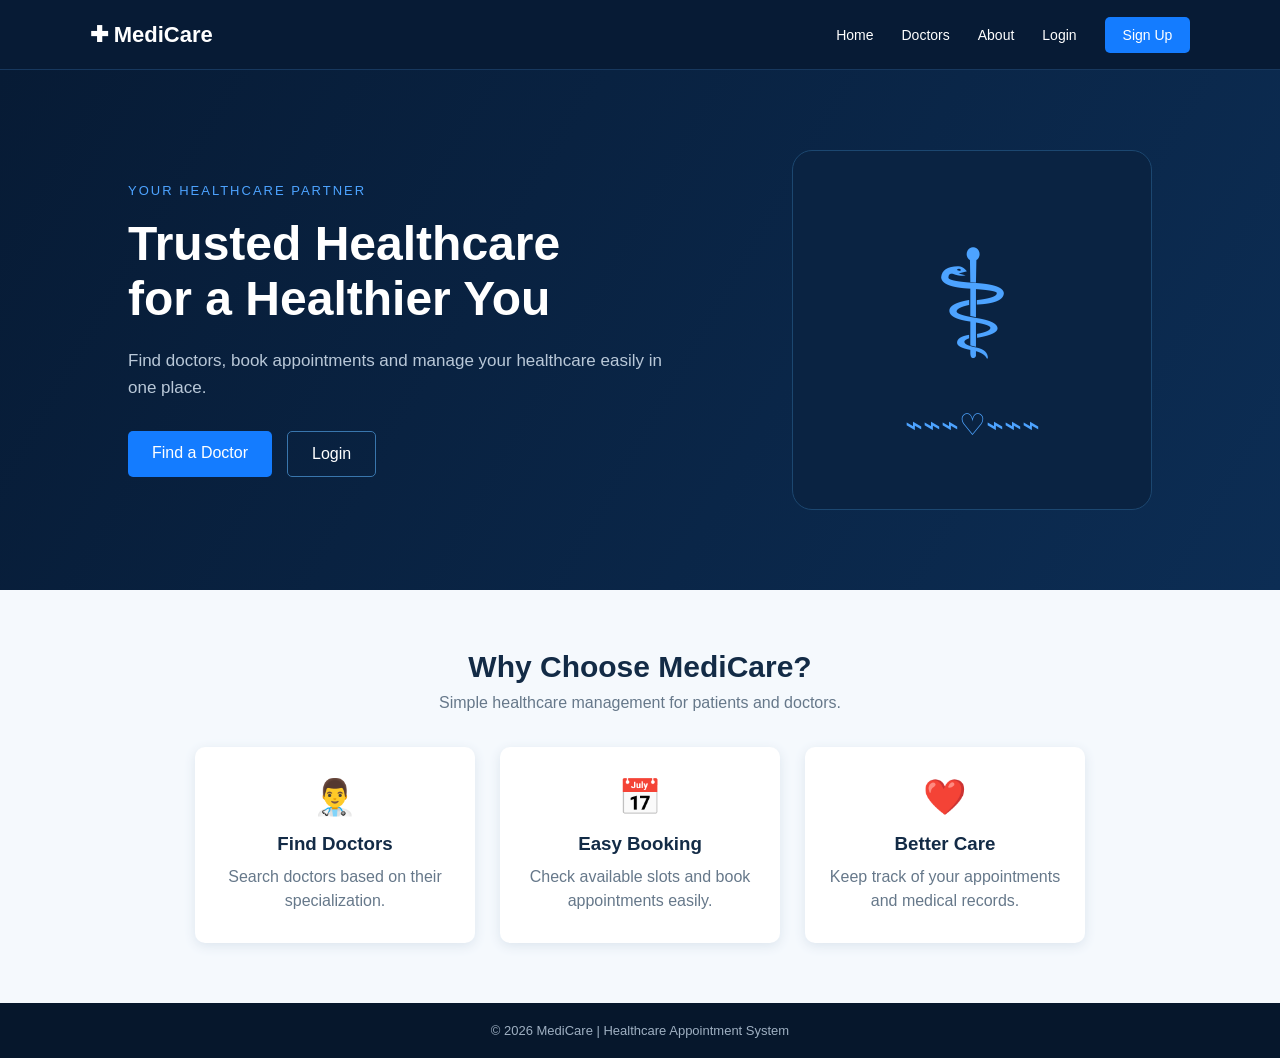
<file: index.html>
<!DOCTYPE html>
<html lang="en">
<head>
    <meta charset="UTF-8">
    <meta name="viewport" content="width=device-width, initial-scale=1.0">
    <title>MediCare - Healthcare Appointment System</title>
    <link rel="stylesheet" href="style/style.css">
</head>
<body>

<header>
    <div class="logo">✚ MediCare</div>
    <nav>
        <a href="index.html">Home</a>
        <a href="appointment.html">Doctors</a>
        <a href="#">About</a>
        <a href="login.html">Login</a>
        <a href="signup.html" class="nav-btn">Sign Up</a>
    </nav>
</header>

<section class="hero">
    <div class="hero-text">
        <p class="small-title">YOUR HEALTHCARE PARTNER</p>
        <h1>Trusted Healthcare<br>for a Healthier You</h1>
        <p class="description">Find doctors, book appointments and manage your healthcare easily in one place.</p>

        <div class="buttons">
            <a href="appointment.html" class="btn">Find a Doctor</a>
            <a href="login.html" class="btn second-btn">Login</a>
        </div>
    </div>

    <div class="hero-image">
        <div class="doctor-icon">⚕</div>
        <div class="heartbeat">⌁⌁⌁♡⌁⌁⌁</div>
    </div>
</section>

<section class="services">
    <h2>Why Choose MediCare?</h2>
    <p class="section-text">Simple healthcare management for patients and doctors.</p>

    <div class="service-boxes">
        <div class="service-card">
            <div class="icon">👨‍⚕️</div>
            <h3>Find Doctors</h3>
            <p>Search doctors based on their specialization.</p>
        </div>

        <div class="service-card">
            <div class="icon">📅</div>
            <h3>Easy Booking</h3>
            <p>Check available slots and book appointments easily.</p>
        </div>

        <div class="service-card">
            <div class="icon">❤️</div>
            <h3>Better Care</h3>
            <p>Keep track of your appointments and medical records.</p>
        </div>
    </div>
</section>

<footer>
    <p>© 2026 MediCare | Healthcare Appointment System</p>
</footer>

</body>
</html>
</file>
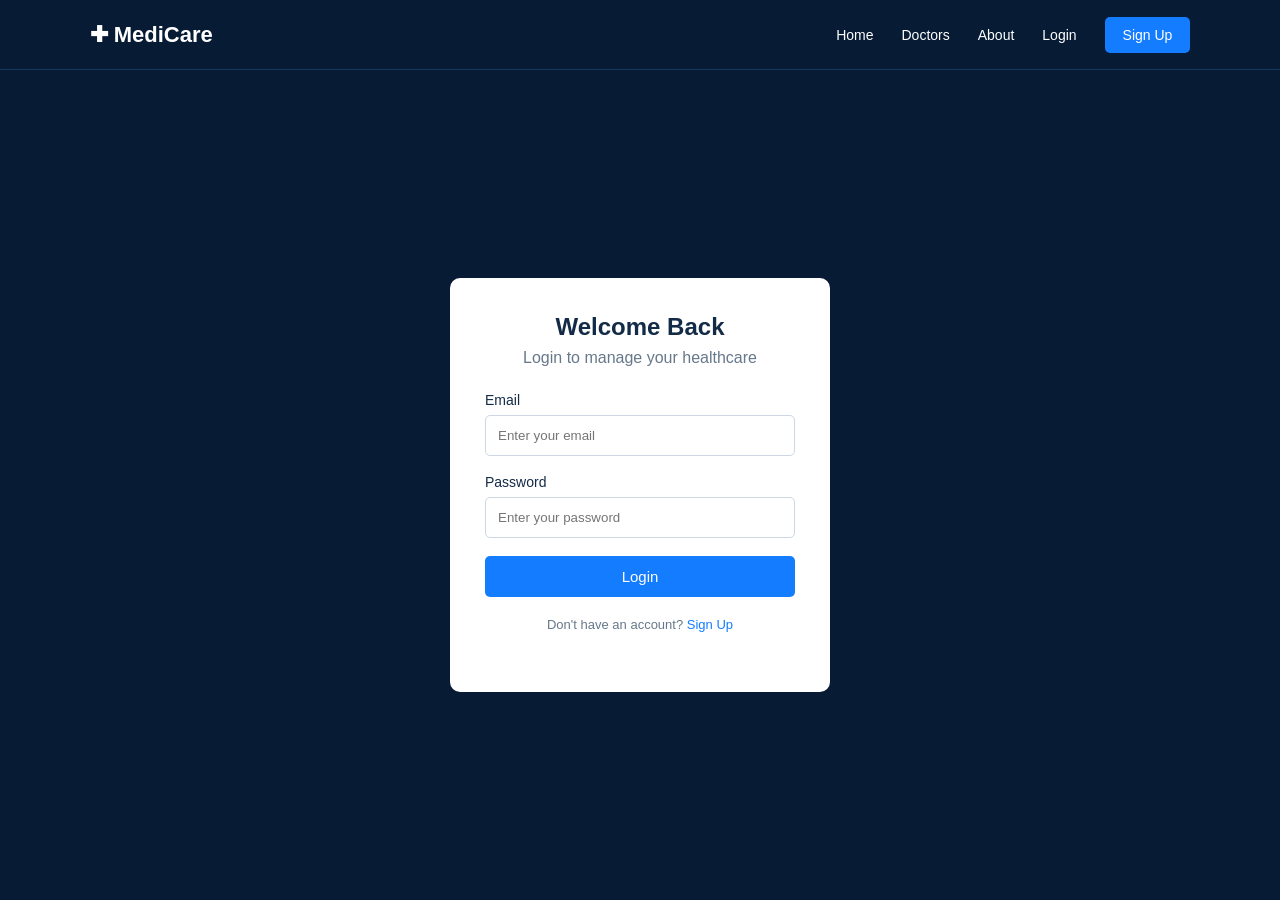
<file: admin.html>
<!DOCTYPE html>
<html lang="en">
<head>
    <meta charset="UTF-8">
    <meta name="viewport" content="width=device-width, initial-scale=1.0">
    <title>MediCare - Admin Dashboard</title>
    <link rel="stylesheet" href="style/style.css">
</head>
<body>

<header>
    <div class="logo">✚ MediCare</div>
    <nav>
        <a href="index.html">Home</a>
        <a href="#patientList">Patients</a>
        <a href="#doctorList">Doctors</a>
        <a href="#appointmentList">Appointments</a>
        <a href="login.html">Logout</a>
    </nav>
</header>

<section class="dashboard">

    <div class="dashboard-title">
        <p>Admin Dashboard</p>
        <h1>Welcome, Admin</h1>
        <p>Manage patients, doctors and appointments.</p>
    </div>

    <div class="dashboard-cards">

        <div class="dashboard-card">
            <h3>Total Patients</h3>
            <p class="number" id="totalPatients">0</p>
            <a href="#patientList" class="card-btn">View Patients</a>
        </div>

        <div class="dashboard-card">
            <h3>Total Doctors</h3>
            <p class="number" id="totalDoctors">0</p>
            <a href="#doctorList" class="card-btn">View Doctors</a>
        </div>

        <div class="dashboard-card">
            <h3>Total Appointments</h3>
            <p class="number" id="totalAppointments">0</p>
            <a href="#appointmentList" class="card-btn">View Appointments</a>
        </div>

    </div>

    <div class="appointment-section" id="patientList">
        <h2>Patients</h2>
        <div id="patients"></div>
    </div>

    <div class="appointment-section" id="doctorList">
        <h2>Doctors</h2>
        <div id="doctors"></div>
    </div>

    <div class="appointment-section" id="appointmentList">
        <h2>Appointments</h2>
        <div id="appointments"></div>
    </div>

</section>

<script>
let loggedInUser = JSON.parse(localStorage.getItem("loggedInUser"));
let users = JSON.parse(localStorage.getItem("users")) || [];
let appointments = JSON.parse(localStorage.getItem("appointments")) || [];

if (!loggedInUser || loggedInUser.role != "Admin") {
    window.location.href = "login.html";
}

let patients = users.filter(function(user) {
    return user.role == "Patient";
});

let doctors = users.filter(function(user) {
    return user.role == "Doctor";
});

document.getElementById("totalPatients").innerText = patients.length;
document.getElementById("totalDoctors").innerText = doctors.length;
document.getElementById("totalAppointments").innerText = appointments.length;

let patientList = document.getElementById("patients");

if (patients.length == 0) {
    patientList.innerHTML = "<p>No patients registered.</p>";
} else {
    patients.forEach(function(patient) {
        patientList.innerHTML += `
            <div class="appointment-box">
                <div>
                    <h3>${patient.name}</h3>
                    <p>Email: ${patient.email}</p>
                </div>
                <span class="status">Patient</span>
            </div>
        `;
    });
}

let doctorList = document.getElementById("doctors");

if (doctors.length == 0) {
    doctorList.innerHTML = "<p>No doctors registered.</p>";
} else {
    doctors.forEach(function(doctor) {
        doctorList.innerHTML += `
            <div class="appointment-box">
                <div>
                    <h3>${doctor.name}</h3>
                    <p>Email: ${doctor.email}</p>
                </div>
                <span class="status">Doctor</span>
            </div>
        `;
    });
}

let appointmentList = document.getElementById("appointments");

if (appointments.length == 0) {
    appointmentList.innerHTML = "<p>No appointments available.</p>";
} else {
    appointments.forEach(function(appointment) {
        appointmentList.innerHTML += `
            <div class="appointment-box">
                <div>
                    <h3>${appointment.patient}</h3>
                    <p>Doctor: ${appointment.doctor}</p>
                    <p>📅 ${appointment.date} &nbsp; ⏰ ${appointment.time}</p>
                    <p>Reason: ${appointment.reason}</p>
                </div>
                <span class="status">${appointment.status}</span>
            </div>
        `;
    });
}
</script>

</body>
</html>
</file>
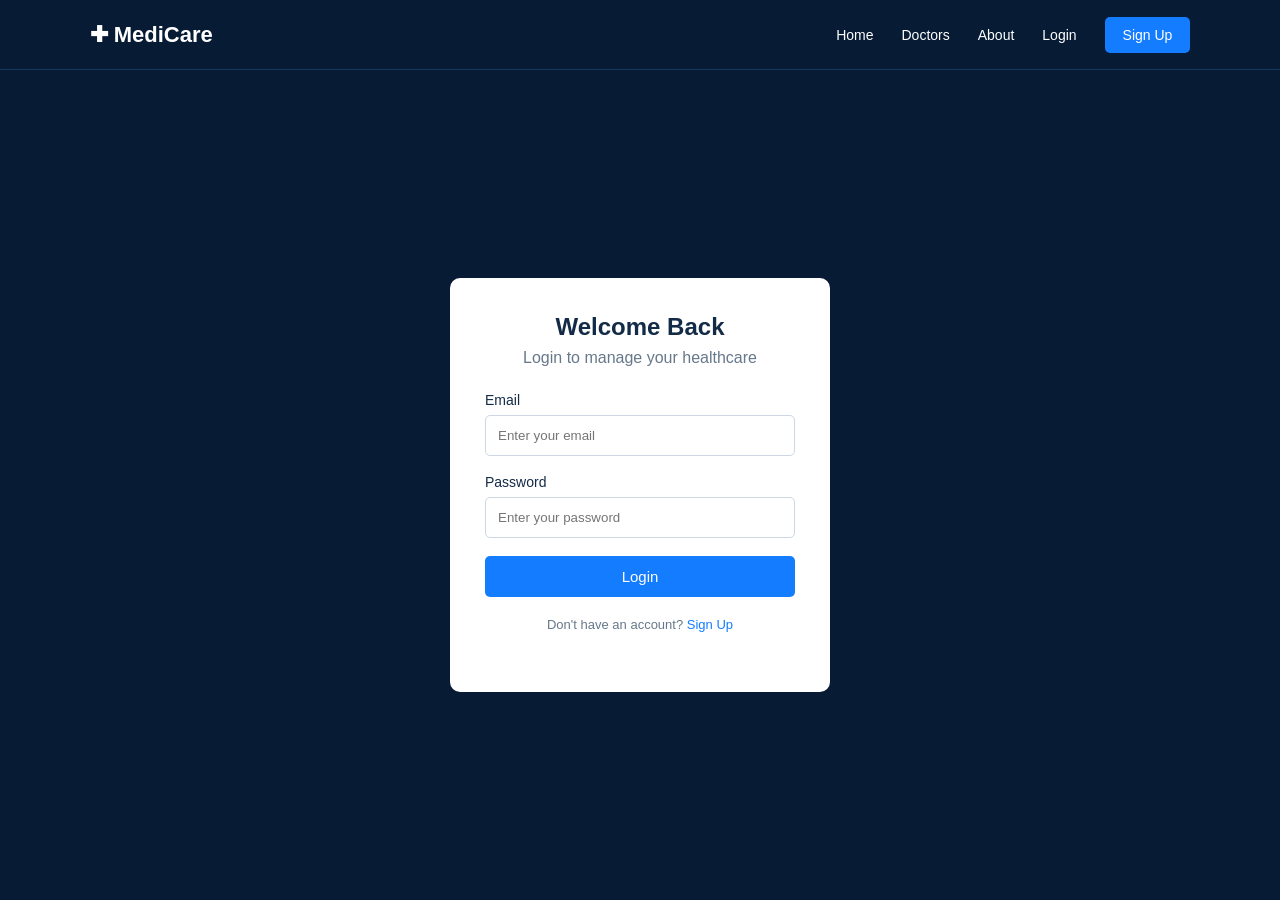
<file: appointment.html>
<!DOCTYPE html>
<html lang="en">
<head>
    <meta charset="UTF-8">
    <meta name="viewport" content="width=device-width, initial-scale=1.0">
    <title>MediCare - Book Appointment</title>
    <link rel="stylesheet" href="style/style.css">
</head>
<body>

<header>
    <div class="logo">✚ MediCare</div>
    <nav>
        <a href="index.html">Home</a>
        <a href="patient.html">Dashboard</a>
        <a href="login.html">Logout</a>
    </nav>
</header>

<div class="form-page">
    <div class="form-box">
        <h2>Book Appointment</h2>
        <p>Choose a doctor and appointment time</p>

        <form id="appointmentForm">
            <label>Doctor</label>
            <select id="doctor" required>
                <option value="">Select Doctor</option>
            </select>

            <label>Date</label>
            <input type="date" id="date" required>

            <label>Time</label>
            <select id="time" required>
                <option value="">Select Time</option>
                <option value="10:00 AM">10:00 AM</option>
                <option value="10:30 AM">10:30 AM</option>
                <option value="11:00 AM">11:00 AM</option>
                <option value="12:00 PM">12:00 PM</option>
                <option value="2:00 PM">2:00 PM</option>
                <option value="3:00 PM">3:00 PM</option>
            </select>

            <label>Reason for Visit</label>
            <input type="text" id="reason" placeholder="Enter reason for visit" required>

            <button type="submit">Book Appointment</button>
        </form>

        <p class="form-bottom">
            <a href="patient.html">Back to Dashboard</a>
        </p>
    </div>
</div>

<script>
let loggedInUser = JSON.parse(localStorage.getItem("loggedInUser"));
let users = JSON.parse(localStorage.getItem("users")) || [];

if (!loggedInUser || loggedInUser.role != "Patient") {
    alert("Please login as a patient first.");
    window.location.href = "login.html";
}

let doctorSelect = document.getElementById("doctor");

let doctors = users.filter(function(user) {
    return user.role == "Doctor";
});

doctors.forEach(function(doctor) {
    let option = document.createElement("option");
    option.value = doctor.name;
    option.textContent = doctor.name;
    doctorSelect.appendChild(option);
});

let today = new Date();
let year = today.getFullYear();
let month = String(today.getMonth() + 1).padStart(2, "0");
let day = String(today.getDate()).padStart(2, "0");

document.getElementById("date").min = year + "-" + month + "-" + day;

document.getElementById("appointmentForm").addEventListener("submit", function(event) {
    event.preventDefault();

    let doctor = document.getElementById("doctor").value;
    let date = document.getElementById("date").value;
    let time = document.getElementById("time").value;
    let reason = document.getElementById("reason").value;

    let selectedDate = new Date(date);
    let currentDate = new Date();
    currentDate.setHours(0, 0, 0, 0);

    if (selectedDate < currentDate) {
        alert("Please select today or a future date.");
        return;
    }

    let appointments = JSON.parse(localStorage.getItem("appointments")) || [];

    let alreadyBooked = appointments.some(function(appointment) {
        return appointment.doctor == doctor &&
               appointment.date == date &&
               appointment.time == time;
    });

    if (alreadyBooked) {
        alert("This time slot is already booked. Please select another time.");
        return;
    }

    let appointment = {
        patient: loggedInUser.name,
        patientEmail: loggedInUser.email,
        doctor: doctor,
        date: date,
        time: time,
        reason: reason,
        status: "Confirmed"
    };

    appointments.push(appointment);

    localStorage.setItem("appointments", JSON.stringify(appointments));

    alert("Appointment booked successfully!");

    window.location.href = "patient.html";
});
</script>

<script src="logout.js"></script>

</body>
</html>
</file>
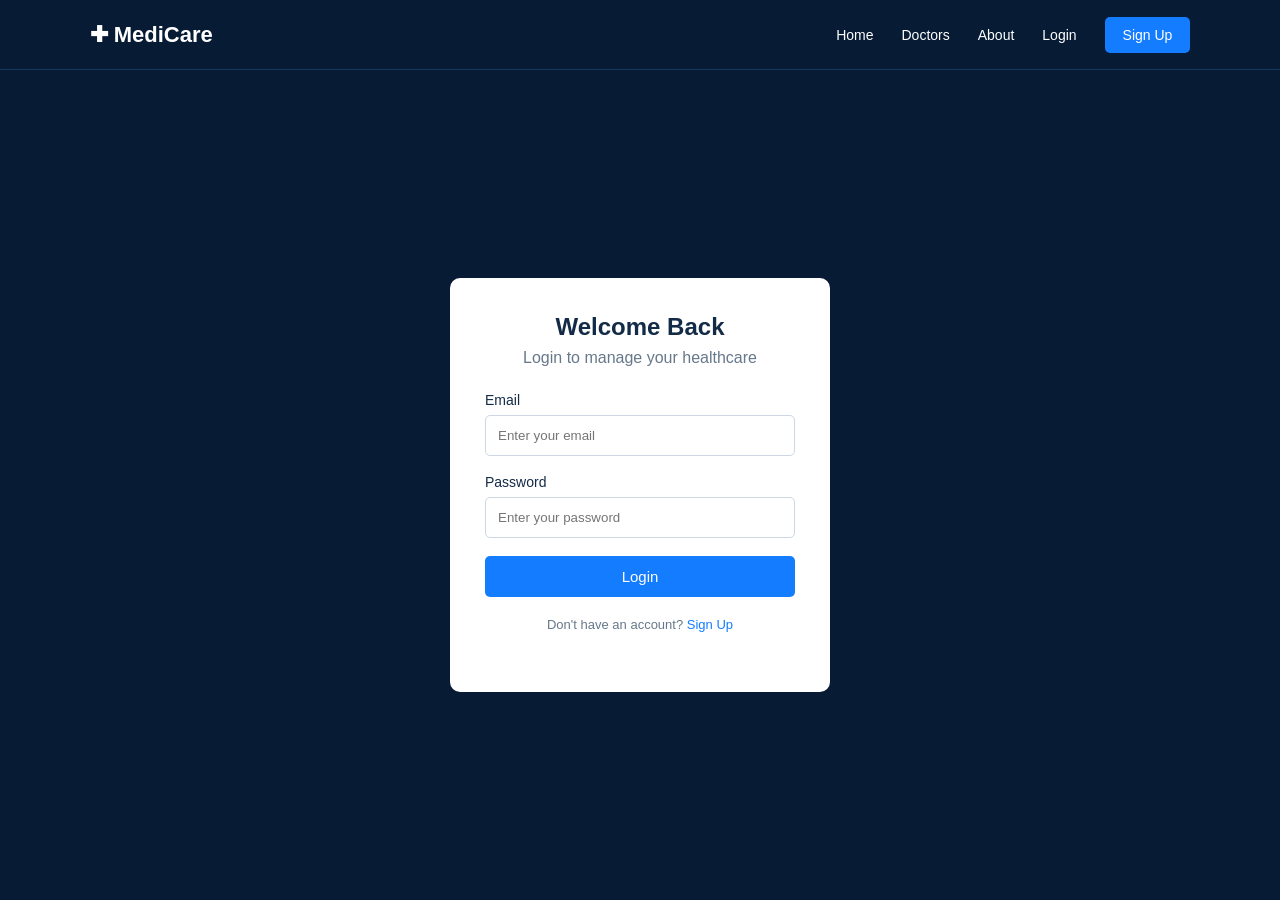
<file: doctor.html>
<!DOCTYPE html>
<html lang="en">
<head>
    <meta charset="UTF-8">
    <meta name="viewport" content="width=device-width, initial-scale=1.0">
    <title>MediCare - Doctor Dashboard</title>
    <link rel="stylesheet" href="style/style.css">
</head>
<body>

<header>
    <div class="logo">✚ MediCare</div>
    <nav>
        <a href="index.html">Home</a>
        <a href="#doctorAppointments">Appointments</a>
        <a href="#doctorPatients">Patients</a>
        <a href="login.html">Logout</a>
    </nav>
</header>

<section class="dashboard">

    <div class="dashboard-title">
        <p>Doctor Dashboard</p>
        <h1 id="doctorName">Welcome, Doctor</h1>
        <p>Manage your appointments, patients and available slots.</p>
    </div>

    <div class="dashboard-cards">

        <div class="dashboard-card">
            <h3>Today's Appointments</h3>
            <p class="number" id="todayAppointments">0</p>
            <a href="#doctorAppointments" class="card-btn">View Appointments</a>
        </div>

        <div class="dashboard-card">
            <h3>Available Slots</h3>
            <p class="number">12</p>
            <a href="#doctorSlots" class="card-btn">Manage Slots</a>
        </div>

        <div class="dashboard-card">
            <h3>Total Patients</h3>
            <p class="number" id="totalPatients">0</p>
            <a href="#doctorPatients" class="card-btn">View Patients</a>
        </div>

    </div>

    <div class="appointment-section" id="doctorAppointments">
        <h2>My Appointments</h2>
        <div id="appointmentList"></div>
    </div>

    <div class="appointment-section" id="doctorSlots">
        <h2>Available Slots</h2>
        <div class="appointment-box">
            <div>
                <h3>Available Time Slots</h3>
                <p>10:00 AM</p>
                <p>10:30 AM</p>
                <p>11:00 AM</p>
                <p>12:00 PM</p>
                <p>2:00 PM</p>
                <p>3:00 PM</p>
            </div>
            <span class="status">Available</span>
        </div>
    </div>

    <div class="appointment-section" id="doctorPatients">
        <h2>My Patients</h2>
        <div id="patientList"></div>
    </div>

</section>

<script>
let loggedInUser = JSON.parse(localStorage.getItem("loggedInUser"));
let appointments = JSON.parse(localStorage.getItem("appointments")) || [];

if (!loggedInUser || loggedInUser.role != "Doctor") {
    window.location.href = "login.html";
}

document.getElementById("doctorName").innerText = "Welcome, " + loggedInUser.name;

let doctorAppointments = appointments.filter(function(appointment) {
    return appointment.doctor == loggedInUser.name;
});

document.getElementById("todayAppointments").innerText = doctorAppointments.length;

let patientList = document.getElementById("patientList");
let patientEmails = [];

doctorAppointments.forEach(function(appointment) {
    if (!patientEmails.includes(appointment.patientEmail)) {
        patientEmails.push(appointment.patientEmail);
    }
});

document.getElementById("totalPatients").innerText = patientEmails.length;

if (doctorAppointments.length == 0) {
    document.getElementById("appointmentList").innerHTML = "<p>No appointments booked yet.</p>";
    patientList.innerHTML = "<p>No patients yet.</p>";
} else {
    doctorAppointments.forEach(function(appointment) {
        document.getElementById("appointmentList").innerHTML += `
            <div class="appointment-box">
                <div>
                    <h3>${appointment.patient}</h3>
                    <p>📅 ${appointment.date} &nbsp; ⏰ ${appointment.time}</p>
                    <p>Reason: ${appointment.reason}</p>
                </div>
                <span class="status">${appointment.status}</span>
            </div>
        `;

        patientList.innerHTML += `
            <div class="appointment-box">
                <div>
                    <h3>${appointment.patient}</h3>
                    <p>Email: ${appointment.patientEmail}</p>
                    <p>Appointment: ${appointment.date} &nbsp; ${appointment.time}</p>
                </div>
                <span class="status">Patient</span>
            </div>
        `;
    });
}
</script>

<script src="logout.js"></script>

</body>
</html>
</file>
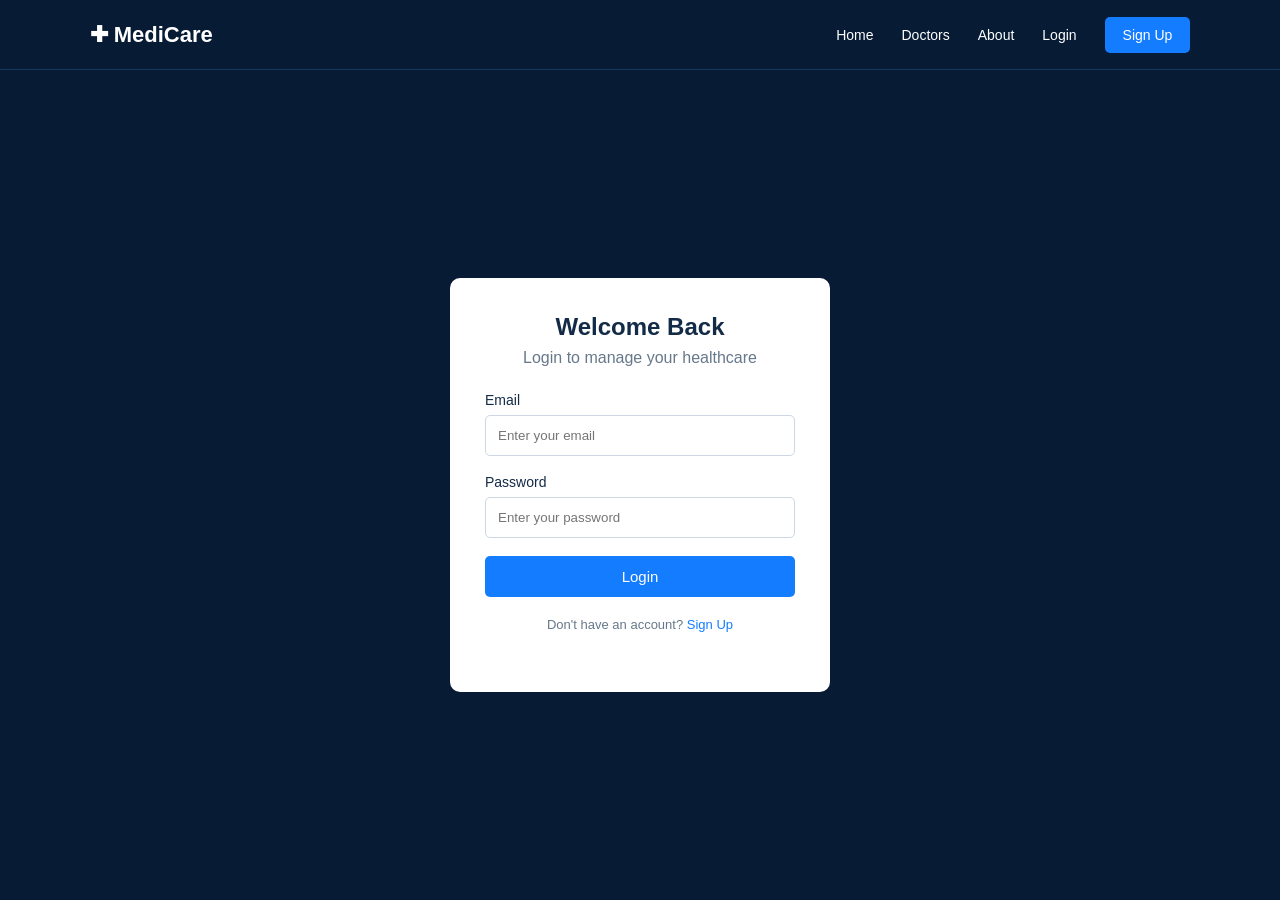
<file: login.html>
<!DOCTYPE html>
<html lang="en">
<head>
    <meta charset="UTF-8">
    <meta name="viewport" content="width=device-width, initial-scale=1.0">
    <title>MediCare - Login</title>
    <link rel="stylesheet" href="style/style.css">
</head>
<body>

<header>
    <div class="logo">✚ MediCare</div>
    <nav>
        <a href="index.html">Home</a>
        <a href="#">Doctors</a>
        <a href="#">About</a>
        <a href="login.html">Login</a>
        <a href="signup.html" class="nav-btn">Sign Up</a>
    </nav>
</header>

<div class="form-page">
    <div class="form-box">
        <h2>Welcome Back</h2>
        <p>Login to manage your healthcare</p>

        <form>
            <label>Email</label>
            <input type="email" placeholder="Enter your email" required>

            <label>Password</label>
            <input type="password" placeholder="Enter your password" required>

            <button type="submit">Login</button>
        </form>

        <p class="form-bottom">Don't have an account?
            <a href="signup.html">Sign Up</a>
        </p>
    </div>
</div>

<script>
document.querySelector("form").addEventListener("submit", function(event) {
    event.preventDefault();

    let email = document.querySelectorAll("input")[0].value;
    let password = document.querySelectorAll("input")[1].value;

    let users = JSON.parse(localStorage.getItem("users")) || [];

    let user = users.find(function(u) {
        return u.email == email && u.password == password;
    });

    if (user) {
        localStorage.setItem("loggedInUser", JSON.stringify(user));

        alert("Login successful!");

        if (user.role == "Patient") {
            window.location.href = "patient.html";
        } else if (user.role == "Doctor") {
            window.location.href = "doctor.html";
        } else if (user.role == "Admin") {
            window.location.href = "admin.html";
        }
    } else {
        alert("Invalid email or password!");
    }
});
</script>

</body>
</html>
</file>
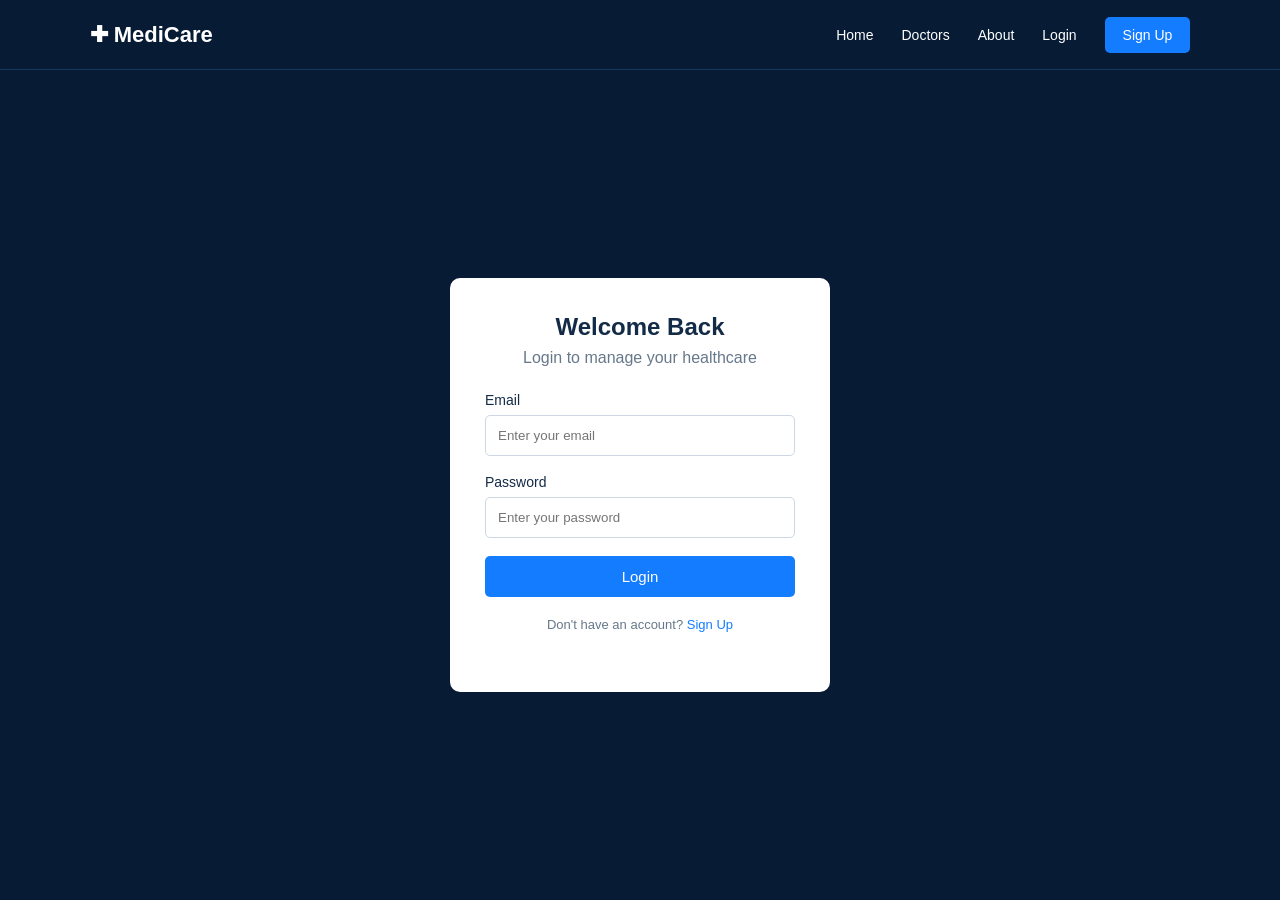
<file: patient.html>
<!DOCTYPE html>
<html lang="en">
<head>
    <meta charset="UTF-8">
    <meta name="viewport" content="width=device-width, initial-scale=1.0">
    <title>MediCare - Patient Dashboard</title>
    <link rel="stylesheet" href="style/style.css">
</head>
<body>

<header>
    <div class="logo">✚ MediCare</div>
    <nav>
        <a href="index.html">Home</a>
        <a href="#">Doctors</a>
        <a href="#">Appointments</a>
        <a href="#" onclick="logout()">Logout</a>
    </nav>
</header>

<section class="dashboard">
    <div class="dashboard-title">
        <p>Patient Dashboard</p>
        <h1>Welcome to MediCare</h1>
        <p>Manage your appointments and find the right doctor.</p>
    </div>

    <div class="dashboard-cards">
        <div class="dashboard-card">
            <h3>Find a Doctor</h3>
            <p>Search doctors by their specialization.</p>
            <a href="#" class="card-btn">Find Doctor</a>
        </div>

        <div class="dashboard-card">
            <h3>Book Appointment</h3>
            <p>Choose a doctor and available time slot.</p>
            <a href="appointment.html" class="card-btn">Book Now</a>
        </div>

        <div class="dashboard-card">
            <h3>My Appointments</h3>
            <p>View and manage your upcoming appointments.</p>
            <a href="#" class="card-btn">View Appointments</a>
        </div>
    </div>

    <div class="appointment-section">
    <h2>My Appointments</h2>
    <div id="appointmentList"></div>
</div>
</section>
<script>
let loggedInUser = JSON.parse(localStorage.getItem("loggedInUser"));
let appointments = JSON.parse(localStorage.getItem("appointments")) || [];
let appointmentList = document.getElementById("appointmentList");

if (!loggedInUser) {
    window.location.href = "login.html";
}

let myAppointments = appointments.filter(function(appointment) {
    return appointment.patientEmail == loggedInUser.email;
});

if (myAppointments.length == 0) {
    appointmentList.innerHTML = "<p>No appointments booked yet.</p>";
} else {
    myAppointments.forEach(function(appointment) {
        appointmentList.innerHTML += `
            <div class="appointment-box">
                <div>
                    <h3>${appointment.doctor}</h3>
                    <p>Patient: ${appointment.patient}</p>
                    <p>📅 ${appointment.date} &nbsp; ⏰ ${appointment.time}</p>
                    <p>Reason: ${appointment.reason}</p>
                </div>
                <span class="status">${appointment.status}</span>
            </div>
        `;
    });
}
</script>
<script src="logout.js"></script>
</body>
</html>
</file>
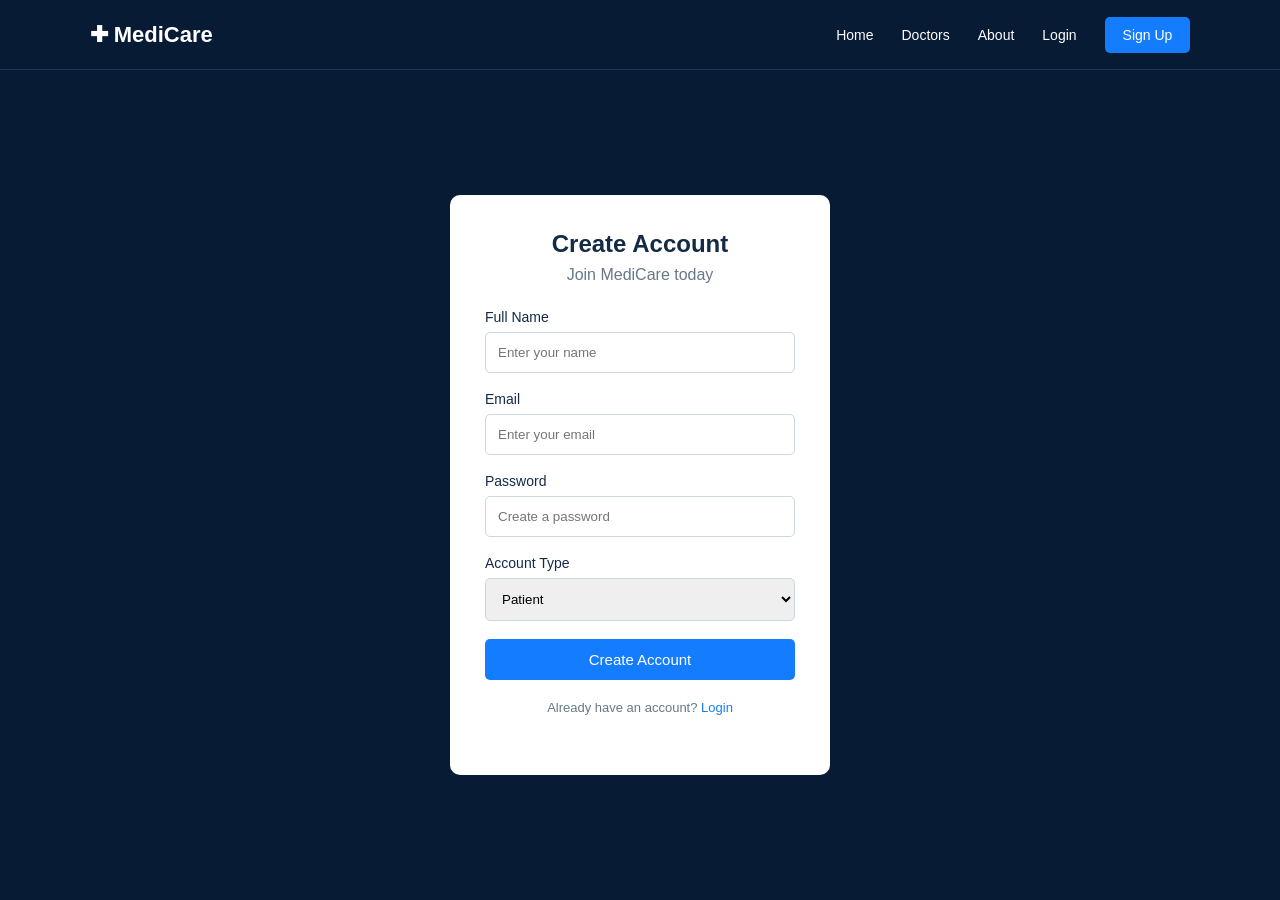
<file: signup.html>
<!DOCTYPE html>
<html lang="en">
<head>
    <meta charset="UTF-8">
    <meta name="viewport" content="width=device-width, initial-scale=1.0">
    <title>MediCare - Sign Up</title>
    <link rel="stylesheet" href="style/style.css">
</head>
<body>

<header>
    <div class="logo">✚ MediCare</div>
    <nav>
        <a href="index.html">Home</a>
        <a href="#">Doctors</a>
        <a href="#">About</a>
        <a href="login.html">Login</a>
        <a href="signup.html" class="nav-btn">Sign Up</a>
    </nav>
</header>

<div class="form-page">
    <div class="form-box">
        <h2>Create Account</h2>
        <p>Join MediCare today</p>

        <form>
            <label>Full Name</label>
            <input type="text" placeholder="Enter your name">

            <label>Email</label>
            <input type="email" placeholder="Enter your email">

            <label>Password</label>
            <input type="password" placeholder="Create a password">

            <label>Account Type</label>
            <select>
                <option>Patient</option>
                <option>Doctor</option>
                <option>Admin</option>
            </select>

            <button type="submit">Create Account</button>
        </form>

        <p class="form-bottom">Already have an account?
            <a href="login.html">Login</a>
        </p>
    </div>
</div>
<script>
document.querySelector("form").addEventListener("submit", function(event) {
    event.preventDefault();

    let name = document.querySelectorAll("input")[0].value;
    let email = document.querySelectorAll("input")[1].value;
    let password = document.querySelectorAll("input")[2].value;
    let role = document.querySelector("select").value;

    let user = {
        name: name,
        email: email,
        password: password,
        role: role
    };

    let users = JSON.parse(localStorage.getItem("users")) || [];

    users.push(user);

    localStorage.setItem("users", JSON.stringify(users));

    alert("Account created successfully!");
    window.location.href = "login.html";
});

</script>
</body>
</html>
</file>
<file: style/style.css>
* {
    margin: 0;
    padding: 0;
    box-sizing: border-box;
}

body {
    font-family: Arial, sans-serif;
    background: #071b35;
    color: white;
}

header {
    height: 70px;
    display: flex;
    align-items: center;
    justify-content: space-between;
    padding: 0 7%;
    border-bottom: 1px solid #17385e;
}

.logo {
    font-size: 22px;
    font-weight: bold;
}

nav {
    display: flex;
    align-items: center;
    gap: 28px;
}

nav a {
    color: white;
    text-decoration: none;
    font-size: 14px;
}

nav a:hover {
    color: #4da3ff;
}

.nav-btn {
    background: #147cff;
    padding: 10px 18px;
    border-radius: 5px;
}

.hero {
    min-height: 520px;
    display: flex;
    align-items: center;
    justify-content: space-between;
    padding: 60px 10%;
    background: linear-gradient(120deg, #071b35, #0c2d54);
}

.hero-text {
    max-width: 550px;
}

.small-title {
    color: #4da3ff;
    font-size: 13px;
    letter-spacing: 2px;
    margin-bottom: 18px;
}

.hero h1 {
    font-size: 48px;
    line-height: 1.15;
    margin-bottom: 20px;
}

.description {
    color: #b9c8d8;
    font-size: 17px;
    line-height: 1.6;
    margin-bottom: 30px;
}

.buttons {
    display: flex;
    gap: 15px;
}

.btn {
    display: inline-block;
    background: #147cff;
    color: white;
    text-decoration: none;
    padding: 13px 24px;
    border-radius: 5px;
}

.second-btn {
    background: transparent;
    border: 1px solid #3976ad;
}

.btn:hover {
    background: #3290ff;
}

.hero-image {
    width: 360px;
    height: 360px;
    border: 1px solid #1c4770;
    border-radius: 20px;
    display: flex;
    flex-direction: column;
    align-items: center;
    justify-content: center;
    background: #0a2342;
}

.doctor-icon {
    font-size: 150px;
    color: #4da3ff;
}

.heartbeat {
    color: #4da3ff;
    font-size: 30px;
    margin-top: 15px;
}

.services {
    background: #f5f9fd;
    color: #132b46;
    text-align: center;
    padding: 60px 8%;
}

.services h2 {
    font-size: 30px;
    margin-bottom: 10px;
}

.section-text {
    color: #66788a;
    margin-bottom: 35px;
}

.service-boxes {
    display: flex;
    justify-content: center;
    gap: 25px;
}

.service-card {
    background: white;
    width: 280px;
    padding: 30px 20px;
    border-radius: 10px;
    box-shadow: 0 3px 12px #dce5ee;
}

.icon {
    font-size: 35px;
    margin-bottom: 15px;
}

.service-card h3 {
    margin-bottom: 10px;
}

.service-card p {
    color: #66788a;
    line-height: 1.5;
}

footer {
    text-align: center;
    padding: 20px;
    background: #06172c;
    color: #9fb0c2;
    font-size: 13px;
}

@media (max-width: 800px) {
    header {
        padding: 0 5%;
    }

    nav {
        gap: 12px;
    }

    .hero {
        flex-direction: column;
        text-align: center;
        gap: 40px;
    }

    .buttons {
        justify-content: center;
    }

    .hero h1 {
        font-size: 38px;
    }

    .hero-image {
        width: 280px;
        height: 280px;
    }

    .service-boxes {
        flex-direction: column;
        align-items: center;
    }
}
.form-page {
    min-height: calc(100vh - 70px);
    display: flex;
    justify-content: center;
    align-items: center;
    background: #071b35;
}

.form-box {
    width: 380px;
    background: white;
    color: #132b46;
    padding: 35px;
    border-radius: 10px;
}

.form-box h2 {
    text-align: center;
    margin-bottom: 8px;
}

.form-box > p {
    text-align: center;
    color: #66788a;
    margin-bottom: 25px;
}

.form-box label {
    display: block;
    margin-bottom: 7px;
    font-size: 14px;
}

.form-box input,
.form-box select {
    width: 100%;
    padding: 12px;
    margin-bottom: 18px;
    border: 1px solid #ccd7e2;
    border-radius: 5px;
    outline: none;
}

.form-box button {
    width: 100%;
    padding: 12px;
    border: none;
    border-radius: 5px;
    background: #147cff;
    color: white;
    font-size: 15px;
    cursor: pointer;
}

.form-box button:hover {
    background: #3290ff;
}

.form-bottom {
    margin-top: 20px;
    font-size: 13px;
}

.form-bottom a {
    color: #147cff;
    text-decoration: none;
}
.dashboard {
    min-height: calc(100vh - 70px);
    background: #f5f9fd;
    color: #132b46;
    padding: 45px 8%;
}

.dashboard-title {
    margin-bottom: 30px;
}

.dashboard-title p:first-child {
    color: #147cff;
    font-size: 14px;
    font-weight: bold;
}

.dashboard-title h1 {
    margin: 8px 0;
    font-size: 32px;
}

.dashboard-title p:last-child {
    color: #66788a;
}

.dashboard-cards {
    display: flex;
    gap: 20px;
    margin-bottom: 40px;
}

.dashboard-card {
    background: white;
    padding: 25px;
    border-radius: 10px;
    width: 32%;
    box-shadow: 0 3px 12px #dce5ee;
}

.dashboard-card h3 {
    margin-bottom: 12px;
}

.dashboard-card p {
    color: #66788a;
    line-height: 1.5;
    margin-bottom: 20px;
}

.card-btn {
    display: inline-block;
    background: #147cff;
    color: white;
    text-decoration: none;
    padding: 10px 16px;
    border-radius: 5px;
    font-size: 14px;
}

.appointment-section h2 {
    margin-bottom: 15px;
}

.appointment-box {
    background: white;
    padding: 22px;
    border-radius: 10px;
    box-shadow: 0 3px 12px #dce5ee;
    display: flex;
    justify-content: space-between;
    align-items: center;
}

.appointment-box h3 {
    margin-bottom: 7px;
}

.appointment-box p {
    color: #66788a;
    margin-top: 5px;
}

.status {
    background: #d9f7e5;
    color: #198754;
    padding: 8px 14px;
    border-radius: 20px;
    font-size: 13px;
}.number {
    color: #147cff !important;
    font-size: 30px;
    font-weight: bold;
    margin: 15px 0 !important;
}

.appointment-section .appointment-box {
    margin-bottom: 15px;
}
</file>
